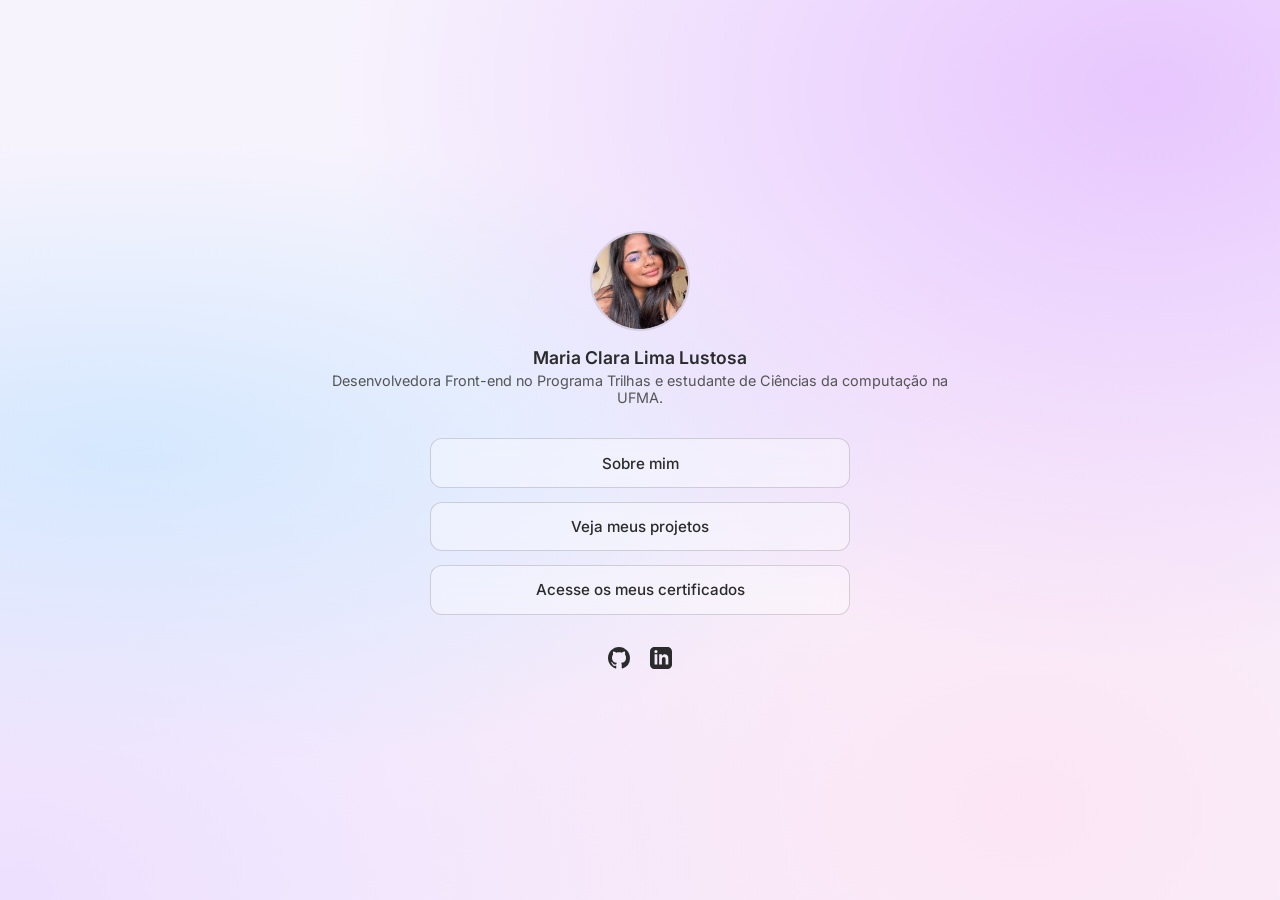
<file: index.html>
<!DOCTYPE html>
<html lang="pt-BR">
<head>
  <meta charset="UTF-8">
  <meta name="viewport" content="width=device-width, initial-scale=1.0">
  <title>Portfólio Front-end</title>
  <link rel="stylesheet" href="style.css">
</head>
<body>

  <main class="container">
    <header class="profile">
      <img src="assets/image.png" alt="Foto de Perfil" class="avatar">
      <h1 class="name">Maria Clara Lima Lustosa</h1>
      <p class="role">Desenvolvedora Front-end no Programa Trilhas e estudante de Ciências da computação na UFMA. </p>
    </header>

    <nav class="links-container">
      <a href="sobre.html" class="btn-link">Sobre mim</a>
      <a href="projetos.html" class="btn-link">Veja meus projetos</a>
      <a href="https://drive.google.com/drive/folders/1FOaO6Skn95I5GTXGUr2oNf_5zLNTSl3M?usp=sharing" class="btn-link" target="_blank">Acesse os meus certificados</a>
    </nav>

    <footer class="social-icons">

      <a href="https://github.com/mariw2e" target="_blank" aria-label="GitHub">
        <svg xmlns="http://www.w3.org/2000/svg" viewBox="0 0 24 24"><path d="M12 0C5.37 0 0 5.37 0 12c0 5.31 3.435 9.795 8.205 11.385.6.105.825-.255.825-.57 0-.285-.015-1.23-.015-2.235-3.015.555-3.795-.735-4.035-1.41-.135-.345-.72-1.41-1.23-1.695-.42-.225-1.02-.78-.015-.795.945-.015 1.62.87 1.845 1.23 1.08 1.815 2.805 1.305 3.495.99.105-.78.42-1.305.765-1.605-2.67-.3-5.46-1.335-5.46-5.925 0-1.305.465-2.385 1.23-3.225-.12-.3-.54-1.53.12-3.18 0 0 1.005-.315 3.3 1.23.96-.27 1.98-.405 3-.405s2.04.135 3 .405c2.295-1.56 3.3-1.23 3.3-1.23.66 1.65.24 2.88.12 3.18.765.84 1.23 1.905 1.23 3.225 0 4.605-2.805 5.625-5.475 5.925.435.375.81 1.095.81 2.22 0 1.605-.015 2.895-.015 3.3 0 .315.225.69.825.57A12.02 12.02 0 0024 12c0-6.63-5.37-12-12-12z"/></svg>
      </a>

      <a href="https://linkedin.com/in/maria-clara-lima-lustosa" target="_blank" aria-label="LinkedIn">
        <svg xmlns="http://www.w3.org/2000/svg" viewBox="0 0 24 24"><path d="M19 0h-14c-2.761 0-5 2.239-5 5v14c0 2.761 2.239 5 5 5h14c2.762 0 5-2.239 5-5v-14c0-2.761-2.238-5-5-5zm-11 19h-3v-11h3v11zm-1.5-12.268c-.966 0-1.75-.79-1.75-1.764s.784-1.764 1.75-1.764 1.75.79 1.75 1.764-.783 1.764-1.75 1.764zm13.5 12.268h-3v-5.604c0-3.368-4-3.113-4 0v5.604h-3v-11h3v1.765c1.396-2.586 7-2.777 7 2.476v6.759z"/></svg>
      </a>
    </footer
  </main>

</body>
</html>
</file>
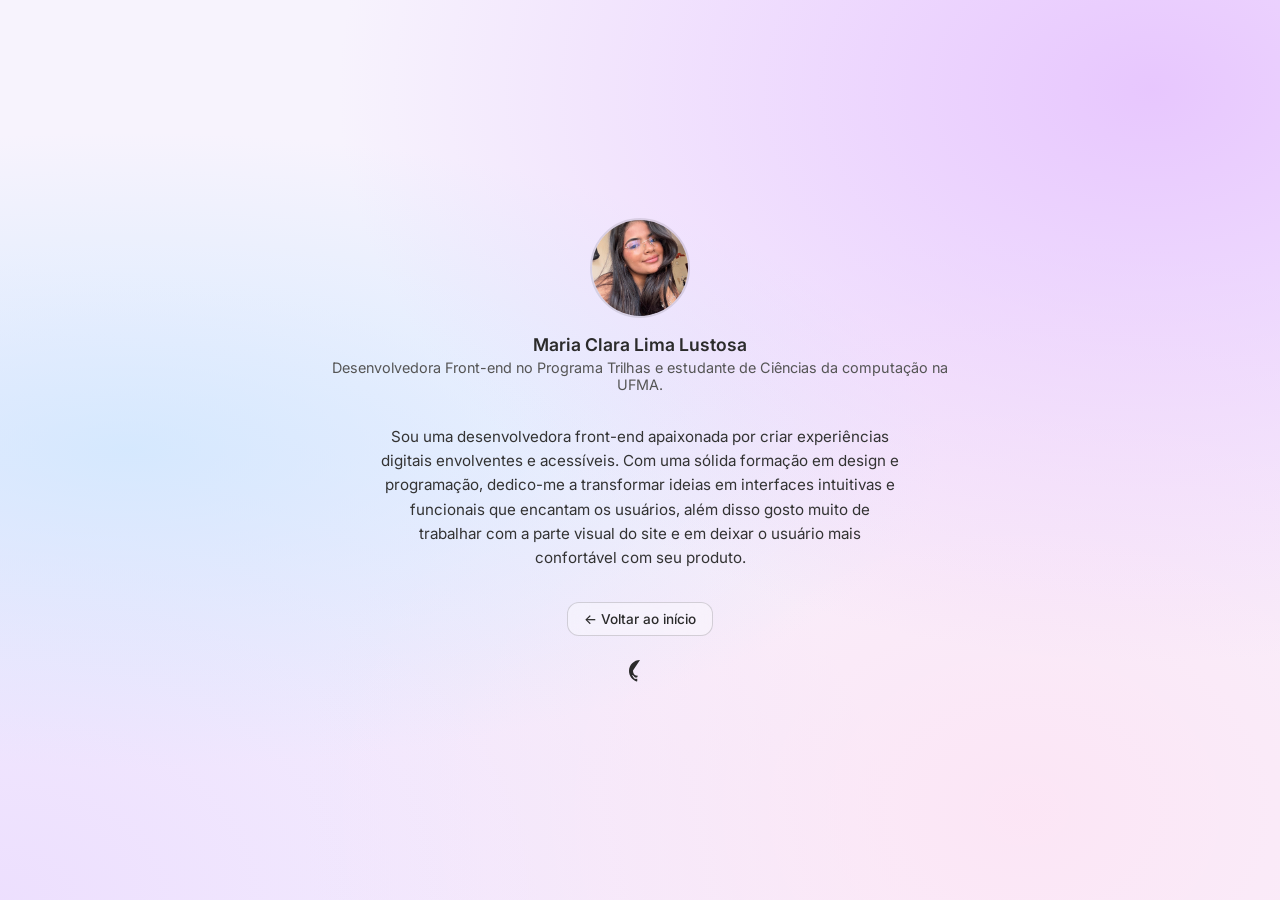
<file: sobre.html>
<!DOCTYPE html>
<html lang="pt-BR">
<head>
  <meta charset="UTF-8">
  <meta name="viewport" content="width=device-width, initial-scale=1.0">
  <title>Sobre Mim | Portfólio</title>
  <link rel="stylesheet" href="style.css">
</head>
<body>

  <main class="container">
    <header class="profile">
      <a href="index.html">
        <img src="assets/image.png" alt="Foto de Perfil" class="avatar">
      </a>
      <h1 class="name">Maria Clara Lima Lustosa</h1>
      <p class="role">Desenvolvedora Front-end no Programa Trilhas e estudante de Ciências da computação na UFMA.</p>
    </header>

    <article class="about-text">
      <p>
        Sou uma desenvolvedora front-end apaixonada por criar experiências digitais envolventes e acessíveis. Com uma sólida formação em design e programação, dedico-me a transformar ideias em interfaces intuitivas e funcionais que encantam os usuários, além disso gosto muito de trabalhar com a parte visual do site e em deixar o usuário mais confortável com seu produto.
      </p>
    </article>

    <div style="margin-bottom: 1.5rem;">
      <a href="index.html" class="btn-link" style="padding: 0.5rem 1rem; font-size: 0.85rem;">← Voltar ao início</a>
    </div>

    <footer class="social-icons">
      <a href="https://github.com/mariw2e" target="_blank" aria-label="GitHub">
        <svg xmlns="http://www.w3.org/2000/svg" viewBox="0 0 24 24"><path d="M12 0C5.37 0 0 5.37 0 12c0 5.31 3.435 9.795 8.205 11.385.6.105.825-.255.825-.57 0-.285-.015-1.23-.015-2.235-3.015.555-3.795-.735-4.035-1.41-.135-.345-.72-1.41-1.23-1.695-.42-.225-1.02-.78-.015-.795.945-.015 1.62.87 1.845 1.23 1.08 1.815 2.805 1.305 3.495.99.105-.78.42-1.305.765-1.605-2.67-.3-5.46-1.335-5.46-5.925 0-1.305.465-2.38 five -3.
      </a>
      <a href="https://linkedin.com/in/maria-clara-lima-lustosa" target="_blank" aria-label="LinkedIn">
        <svg xmlns="http://www.w3.org/2000/svg" viewBox="0 0 24 24"><path d="M19 0h-14c-2.761 0- five 2.
      </a>
    </footer>
  </main>

</body>
</html>
</file>
<file: style.css>
@import url('https://fonts.googleapis.com/css2?family=Inter:wght@400;500;600;700&display=swap');

* {
  margin: 0;
  padding: 0;
  box-sizing: border-box;
  font-family: 'Inter', sans-serif;
}

body {
  min-height: 100vh;
  display: flex;
  justify-content: center;
  align-items: center;
  padding: 2rem 1rem;
  background-color: #f7f3fd;
  background-image: 
    radial-gradient(at 90% 10%, rgba(225, 180, 255, 0.7) 0px, transparent 50%),
    radial-gradient(at 10% 50%, rgba(200, 230, 255, 0.7) 0px, transparent 50%),
    radial-gradient(at 80% 90%, rgba(255, 220, 240, 0.6) 0px, transparent 50%),
    radial-gradient(at 0% 100%, rgba(230, 210, 255, 0.6) 0px, transparent 50%);
  background-attachment: fixed;
  color: #1f1f1f;
}

.container {
  width: 100%;
  max-width: 650px;
  display: flex;
  flex-direction: column;
  align-items: center;
  text-align: center;
}

.profile {
  margin-bottom: 2rem;
}

.avatar {
  width: 100px;
  height: 100px;
  border-radius: 50%;
  object-fit: cover;
  border: 2px solid rgba(0, 0, 0, 0.1);
  margin-bottom: 0.75rem;
}

.name {
  font-size: 1.1rem;
  font-weight: 600;
  color: #2b2b2b;
  margin-bottom: 0.25rem;
}

.role {
  font-size: 0.9rem;
  color: #555555;
  font-weight: 400;
}

.links-container {
  width: 100%;
  max-width: 420px;
  display: flex;
  flex-direction: column;
  gap: 0.85rem;
  margin-bottom: 2rem;
}

.btn-link {
  display: block;
  width: 100%;
  padding: 0.9rem 1.2rem;
  background: rgba(255, 255, 255, 0.35);
  border: 1px solid rgba(0, 0, 0, 0.15);
  border-radius: 12px;
  color: #2b2b2b;
  font-size: 0.95rem;
  font-weight: 500;
  text-decoration: none;
  backdrop-filter: blur(10px);
  transition: all 0.2s ease;
}

.btn-link:hover {
  background: rgba(255, 255, 255, 0.6);
  transform: translateY(-2px);
  border-color: rgba(0, 0, 0, 0.25);
}

.about-text {
  max-width: 520px;
  font-size: 0.95rem;
  line-height: 1.6;
  color: #333333;
  margin-bottom: 2rem;
}

.projects-grid {
  display: grid;
  grid-template-columns: repeat(2, 1fr);
  gap: 1.25rem;
  width: 100%;
  max-width: 600px;
  margin-bottom: 2rem;
}

.project-card {
  background: rgba(255, 255, 255, 0.35);
  border: 1px solid rgba(0, 0, 0, 0.12);
  border-radius: 12px;
  padding: 1rem;
  display: flex;
  flex-direction: column;
  backdrop-filter: blur(10px);
  text-align: left;
}

.project-thumb {
  width: 100%;
  height: 130px;
  border-radius: 8px;
  object-fit: cover;
  background-color: #e5e5e5;
  margin-bottom: 0.8rem;
}

.project-link {
  color: #2b2b2b;
  text-decoration: none;
  font-size: 0.85rem;
  font-weight: 600;
  display: inline-flex;
  align-items: center;
  gap: 0.3rem;
  margin-top: auto;
}

.project-link:hover {
  text-decoration: underline;
}

.social-icons {
  display: flex;
  gap: 1.25rem;
  justify-content: center;
  align-items: center;
}

.social-icons a {
  color: #2b2b2b;
  display: flex;
  align-items: center;
  justify-content: center;
  transition: transform 0.2s, color 0.2s;
}

.social-icons a:hover {
  transform: scale(1.15);
  color: #000;
}

.social-icons svg {
  width: 22px;
  height: 22px;
  fill: currentColor;
}

@media (max-width: 500px) {
  .projects-grid {
    grid-template-columns: 1fr;
  }
}
</file>
